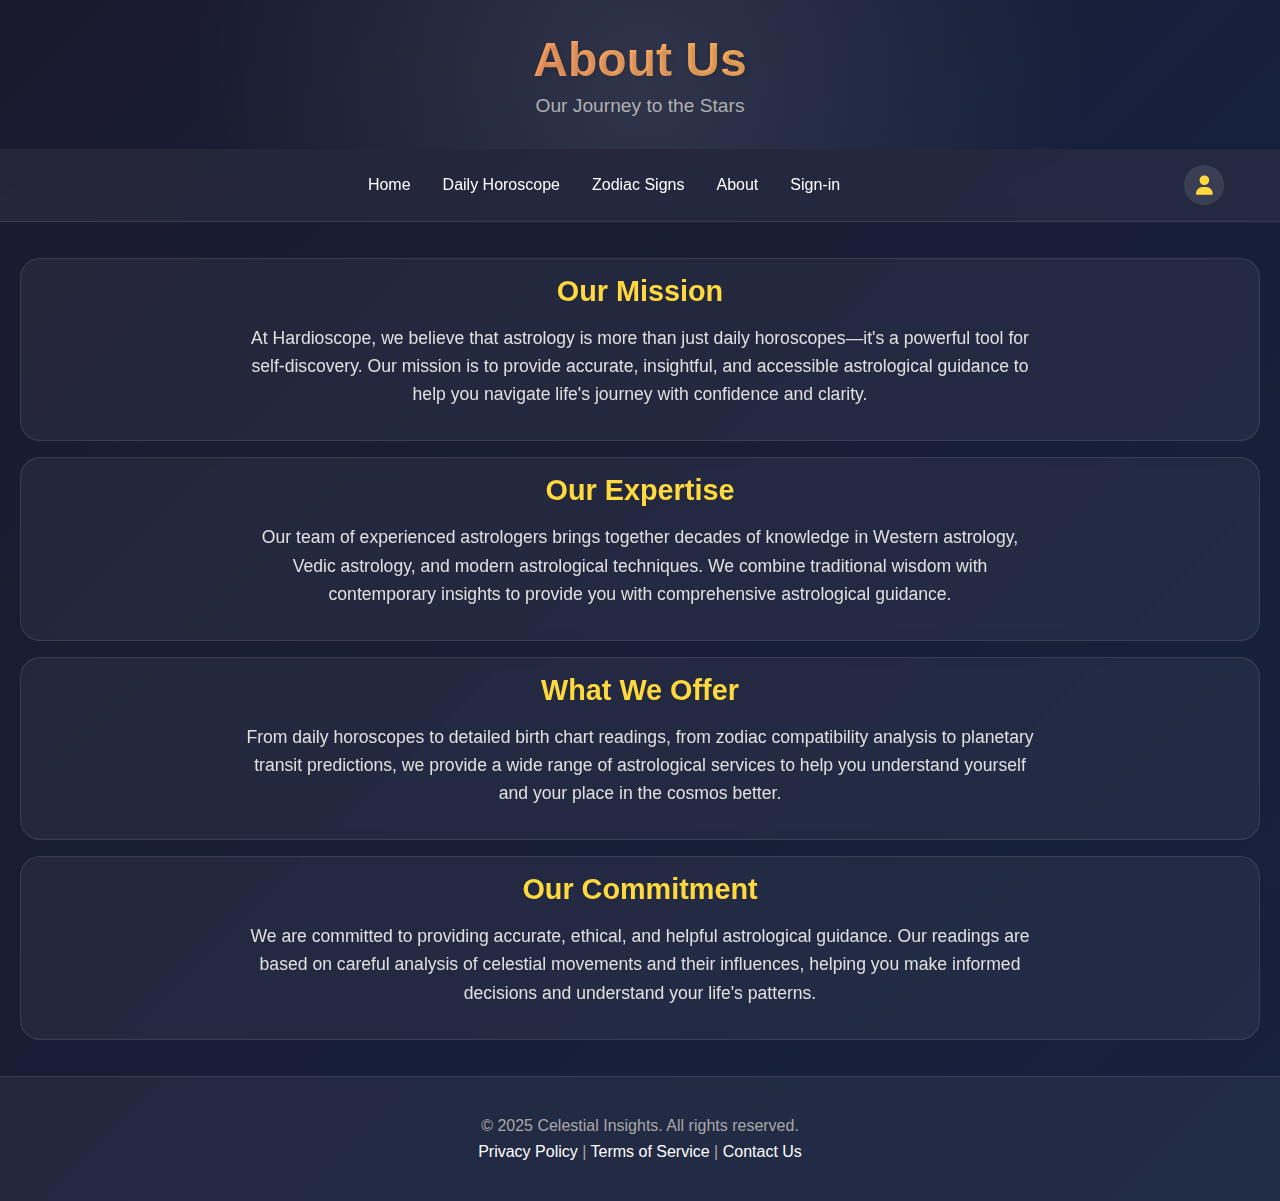
<file: about.html>
<!DOCTYPE html>
<html lang="en">
<head>
    <meta charset="UTF-8">
    <meta name="viewport" content="width=device-width, initial-scale=1.0">
    <title>About Us - Hardioscope</title>
    <link rel="stylesheet" href="styles.css" />
    <link rel="stylesheet" href="https://cdnjs.cloudflare.com/ajax/libs/font-awesome/6.0.0/css/all.min.css" />
</head>
<body>

    <header>
        <h1>About Us</h1>
        <p>Our Journey to the Stars</p>
    </header>

    <nav>
        <div class="nav-container">
            <ul class="nav-links">
                <li><a href="index.html">Home</a></li>
                <li><a href="horoscope.html">Daily Horoscope</a></li>
                <li><a href="zodiac.html">Zodiac Signs</a></li>
                <li><a href="about.html">About</a></li>
                <li><a href="signin.html">Sign-in</a></li>
            </ul>
            <div class="nav-profile">
                <a href="profile.html"><i class="fas fa-user"></i></a>
            </div>
        </div>
    </nav>

    <main>
        <section class="first">
            <div>
                <div class="heading">Our Mission</div>
                <div class="desc">
                    At Hardioscope, we believe that astrology is more than just daily horoscopes—it's a powerful tool for self-discovery. Our mission is to provide accurate, insightful, and accessible astrological guidance to help you navigate life's journey with confidence and clarity.
                </div>
            </div>
        </section>

        <section class="first">
            <div>
                <div class="heading">Our Expertise</div>
                <div class="desc">
                    Our team of experienced astrologers brings together decades of knowledge in Western astrology, Vedic astrology, and modern astrological techniques. We combine traditional wisdom with contemporary insights to provide you with comprehensive astrological guidance.
                </div>
            </div>
        </section>

        <section class="first">
            <div>
                <div class="heading">What We Offer</div>
                <div class="desc">
                    From daily horoscopes to detailed birth chart readings, from zodiac compatibility analysis to planetary transit predictions, we provide a wide range of astrological services to help you understand yourself and your place in the cosmos better.
                </div>
            </div>
        </section>

        <section class="first">
            <div>
                <div class="heading">Our Commitment</div>
                <div class="desc">
                    We are committed to providing accurate, ethical, and helpful astrological guidance. Our readings are based on careful analysis of celestial movements and their influences, helping you make informed decisions and understand your life's patterns.
                </div>
            </div>
        </section>
    </main>

    <footer>
        <div class="footer-content">
            <p>© 2025 Celestial Insights. All rights reserved.</p>
            <p>
                <a href="privacy.html" style="color: white; text-decoration: none">Privacy Policy</a>
                |
                <a href="terms.html" style="color: white; text-decoration: none">Terms of Service</a>
                |
                <a href="contact.html" style="color: white; text-decoration: none">Contact Us</a>
            </p>
        </div>
    </footer>

</body>
</html>
</file>
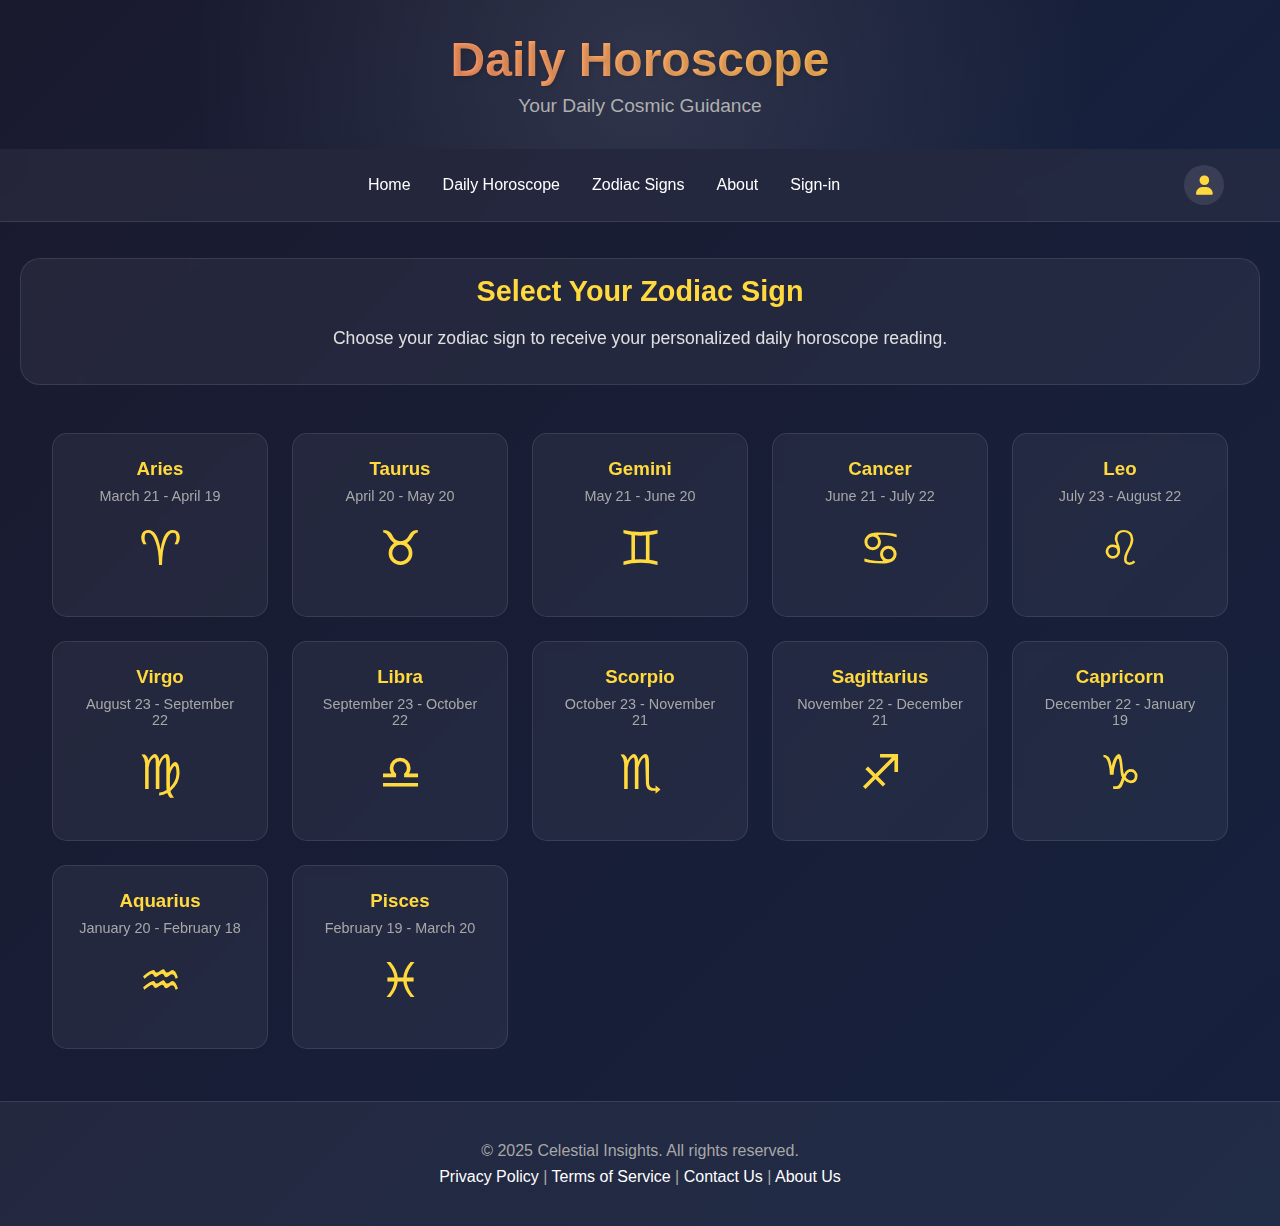
<file: horoscope.html>
<!DOCTYPE html>
<html lang="en">
<head>
    <meta charset="UTF-8">
    <meta name="viewport" content="width=device-width, initial-scale=1.0">
    <title>Daily Horoscope - Hardioscope</title>
    <link rel="stylesheet" href="styles.css" />
    <link rel="stylesheet" href="https://cdnjs.cloudflare.com/ajax/libs/font-awesome/6.0.0/css/all.min.css" />
</head>
<body>
    <header>
        <h1>Daily Horoscope</h1>
        <p>Your Daily Cosmic Guidance</p>
    </header>

    <nav>
        <div class="nav-container">
            <ul class="nav-links">
                <li><a href="index.html">Home</a></li>
                <li><a href="horoscope.html">Daily Horoscope</a></li>
                <li><a href="zodiac.html">Zodiac Signs</a></li>
                <li><a href="about.html">About</a></li>
                <li><a href="signin.html">Sign-in</a></li>
            </ul>
            <div class="nav-profile">
                <a href="profile.html"><i class="fas fa-user"></i></a>
            </div>
        </div>
    </nav>

    <main>
        <section class="first">
            <div>
                <div class="heading">Select Your Zodiac Sign</div>
                <div class="desc">
                    Choose your zodiac sign to receive your personalized daily horoscope reading.
                </div>
            </div>
        </section>

        <div class="zodiac-selector">
            <div class="zodiac-option" data-sign="aries">
                <h3>Aries</h3>
                <p>March 21 - April 19</p>
                <div class="zodiac-symbol">♈︎</div>
            </div>
            <div class="zodiac-option" data-sign="taurus">
                <h3>Taurus</h3>
                <p>April 20 - May 20</p>
                <div class="zodiac-symbol">♉︎</div>
            </div>
            <div class="zodiac-option" data-sign="gemini">
                <h3>Gemini</h3>
                <p>May 21 - June 20</p>
                <div class="zodiac-symbol">♊︎</div>
            </div>
            <div class="zodiac-option" data-sign="cancer">
                <h3>Cancer</h3>
                <p>June 21 - July 22</p>
                <div class="zodiac-symbol">♋︎</div>
            </div>
            <div class="zodiac-option" data-sign="leo">
                <h3>Leo</h3>
                <p>July 23 - August 22</p>
                <div class="zodiac-symbol">♌︎</div>
            </div>
            <div class="zodiac-option" data-sign="virgo">
                <h3>Virgo</h3>
                <p>August 23 - September 22</p>
                <div class="zodiac-symbol">♍︎</div>
            </div>
            <div class="zodiac-option" data-sign="libra">
                <h3>Libra</h3>
                <p>September 23 - October 22</p>
                <div class="zodiac-symbol">♎︎</div>
            </div>
            <div class="zodiac-option" data-sign="scorpio">
                <h3>Scorpio</h3>
                <p>October 23 - November 21</p>
                <div class="zodiac-symbol">♏︎</div>
            </div>
            <div class="zodiac-option" data-sign="sagittarius">
                <h3>Sagittarius</h3>
                <p>November 22 - December 21</p>
                <div class="zodiac-symbol">♐︎</div>
            </div>
            <div class="zodiac-option" data-sign="capricorn">
                <h3>Capricorn</h3>
                <p>December 22 - January 19</p>
                <div class="zodiac-symbol">♑︎</div>
            </div>
            <div class="zodiac-option" data-sign="aquarius">
                <h3>Aquarius</h3>
                <p>January 20 - February 18</p>
                <div class="zodiac-symbol">♒︎</div>
            </div>
            <div class="zodiac-option" data-sign="pisces">
                <h3>Pisces</h3>
                <p>February 19 - March 20</p>
                <div class="zodiac-symbol">♓︎</div>
            </div>
        </div>

        <section class="horoscope-reading" style="display: none;">
            <div>
                <div class="heading">Your Daily Horoscope</div>
                <div class="horoscope-date"></div>
                <div class="horoscope-content">
                    <div class="horoscope-category">
                        <h3>General</h3>
                        <p class="general-reading"></p>
                    </div>
                    <div class="horoscope-category">
                        <h3>Love</h3>
                        <p class="love-reading"></p>
                    </div>
                    <div class="horoscope-category">
                        <h3>Career</h3>
                        <p class="career-reading"></p>
                    </div>
                    <div class="horoscope-category">
                        <h3>Health</h3>
                        <p class="health-reading"></p>
                    </div>
                    <div class="horoscope-category">
                        <h3>Lucky Numbers</h3>
                        <p class="lucky-numbers"></p>
                    </div>
                </div>
            </div>
        </section>
    </main>

    <footer>
        <div class="footer-content">
            <p>© 2025 Celestial Insights. All rights reserved.</p>
            <p>
                <a href="privacy.html" style="color: white; text-decoration: none">Privacy Policy</a>
                |
                <a href="terms.html" style="color: white; text-decoration: none">Terms of Service</a>
                |
                <a href="contact.html" style="color: white; text-decoration: none">Contact Us</a>
                |
                <a href="about.html" style="color: white; text-decoration: none">About Us</a>
            </p>
        </div>
    </footer>

    <script>
        // Horoscope data
        const horoscopes = {
            aries: {
                general: "Today brings exciting opportunities for growth and development. Trust your instincts and take calculated risks.",
                love: "Your charisma is at an all-time high. Express your feelings openly and honestly.",
                career: "A new project or opportunity may present itself. Be ready to showcase your leadership skills.",
                health: "Focus on maintaining a balanced diet and regular exercise routine.",
                luckyNumbers: "3, 7, 12, 21, 28"
            },
            taurus: {
                general: "Focus on stability and maintaining your current course. Avoid unnecessary changes today.",
                love: "Your relationships are in a stable phase. Show appreciation to your loved ones.",
                career: "Your hard work is being recognized. Stay focused on your goals.",
                health: "Take time for relaxation and stress management.",
                luckyNumbers: "2, 6, 11, 15, 24"
            },
            gemini: {
                general: "Your communication skills are heightened today. Share your ideas and connect with others.",
                love: "Express your feelings clearly to avoid misunderstandings.",
                career: "A great day for networking and collaboration.",
                health: "Stay mentally active and engaged.",
                luckyNumbers: "5, 9, 14, 23, 32"
            },
            cancer: {
                general: "Trust your intuition today. Your emotional intelligence is particularly strong.",
                love: "Focus on nurturing your relationships and showing care to loved ones.",
                career: "Your creative ideas are well-received. Trust your instincts.",
                health: "Pay attention to your emotional well-being.",
                luckyNumbers: "4, 8, 13, 22, 31"
            },
            leo: {
                general: "Your natural leadership abilities shine today. Take initiative in group situations.",
                love: "Your charm is irresistible. Be generous with compliments.",
                career: "A perfect day for presentations and public speaking.",
                health: "Stay active and maintain your energy levels.",
                luckyNumbers: "1, 10, 19, 28, 37"
            },
            virgo: {
                general: "Focus on organization and attention to detail. Your analytical skills are sharp.",
                love: "Be patient and understanding in relationships.",
                career: "Your efficiency is at its peak. Tackle complex tasks.",
                health: "Maintain a balanced routine.",
                luckyNumbers: "6, 15, 24, 33, 42"
            },
            libra: {
                general: "Seek balance in all areas of life. Your diplomatic skills are needed.",
                love: "Focus on harmony and compromise in relationships.",
                career: "Your ability to mediate is valuable today.",
                health: "Find balance between activity and rest.",
                luckyNumbers: "7, 16, 25, 34, 43"
            },
            scorpio: {
                general: "Your intuition is particularly strong. Trust your instincts.",
                love: "Deep emotional connections are possible today.",
                career: "Your determination leads to success.",
                health: "Focus on emotional well-being.",
                luckyNumbers: "8, 17, 26, 35, 44"
            },
            sagittarius: {
                general: "Adventure and new experiences await. Stay optimistic.",
                love: "Be open to new connections and experiences.",
                career: "Your enthusiasm is contagious. Share your ideas.",
                health: "Stay active and adventurous.",
                luckyNumbers: "9, 18, 27, 36, 45"
            },
            capricorn: {
                general: "Focus on practical matters and long-term goals.",
                love: "Build stable foundations in relationships.",
                career: "Your dedication leads to recognition.",
                health: "Maintain a disciplined approach to wellness.",
                luckyNumbers: "4, 13, 22, 31, 40"
            },
            aquarius: {
                general: "Your innovative ideas are well-received. Think outside the box.",
                love: "Be open to unconventional approaches in relationships.",
                career: "Your unique perspective is valuable today.",
                health: "Try new wellness approaches.",
                luckyNumbers: "11, 20, 29, 38, 47"
            },
            pisces: {
                general: "Your creativity and intuition are heightened. Trust your inner voice.",
                love: "Express your feelings through creative means.",
                career: "Your artistic abilities shine today.",
                health: "Focus on spiritual and emotional well-being.",
                luckyNumbers: "12, 21, 30, 39, 48"
            }
        };

        // Get current date
        function getCurrentDate() {
            const options = { weekday: 'long', year: 'numeric', month: 'long', day: 'numeric' };
            return new Date().toLocaleDateString('en-US', options);
        }

        // Update horoscope display
        function updateHoroscope(sign) {
            const reading = horoscopes[sign];
            if (reading) {
                document.querySelector('.horoscope-reading').style.display = 'block';
                document.querySelector('.horoscope-date').textContent = getCurrentDate();
                document.querySelector('.general-reading').textContent = reading.general;
                document.querySelector('.love-reading').textContent = reading.love;
                document.querySelector('.career-reading').textContent = reading.career;
                document.querySelector('.health-reading').textContent = reading.health;
                document.querySelector('.lucky-numbers').textContent = reading.luckyNumbers;
                
                // Save the selected sign as preference
                localStorage.setItem('preferredZodiacSign', sign);
                
                // Update selected state of zodiac options
                document.querySelectorAll('.zodiac-option').forEach(option => {
                    option.classList.remove('selected');
                    if (option.getAttribute('data-sign') === sign) {
                        option.classList.add('selected');
                    }
                });
            }
        }

        // Add click event listeners to zodiac options
        document.querySelectorAll('.zodiac-option').forEach(option => {
            option.addEventListener('click', () => {
                const sign = option.getAttribute('data-sign');
                updateHoroscope(sign);
            });
        });

        // Check for saved zodiac sign preference
        const savedSign = localStorage.getItem('preferredZodiacSign');
        if (savedSign) {
            updateHoroscope(savedSign);
        }

        // Update horoscopes daily at midnight
        function checkDailyUpdate() {
            const lastUpdate = localStorage.getItem('lastHoroscopeUpdate');
            const today = new Date().toDateString();
            
            if (lastUpdate !== today) {
                // Here you would typically fetch new horoscopes from an API
                // For now, we'll just update the date
                localStorage.setItem('lastHoroscopeUpdate', today);
                
                // If there's a saved sign, update its horoscope
                const savedSign = localStorage.getItem('preferredZodiacSign');
                if (savedSign) {
                    updateHoroscope(savedSign);
                }
            }
        }

        // Check for daily updates when the page loads
        checkDailyUpdate();
    </script>
</body>
</html>
</file>
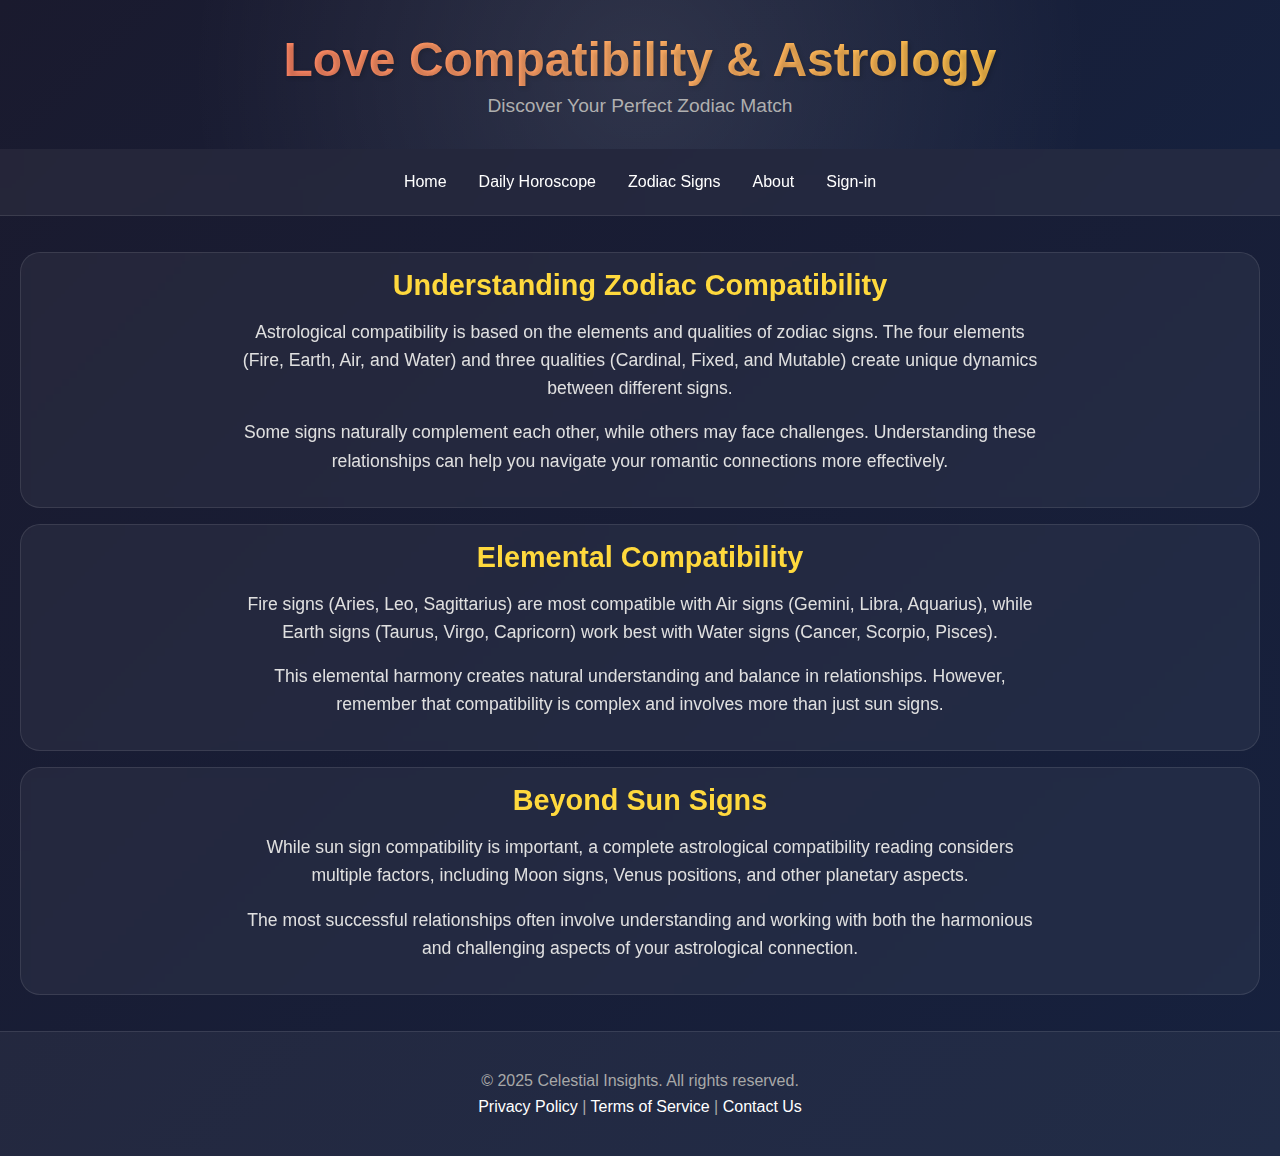
<file: love-compatibility.html>
<!DOCTYPE html>
<html lang="en">
  <head>
    <meta charset="UTF-8" />
    <meta name="viewport" content="width=device-width, initial-scale=1.0" />
    <title>Love Compatibility & Astrology - Hardioscope</title>
    <link rel="stylesheet" href="styles.css" />
  </head>

  <body>
    <header>
      <h1>Love Compatibility & Astrology</h1>
      <p>Discover Your Perfect Zodiac Match</p>
    </header>

    <nav>
      <ul class="nav-links">
        <li><a href="index.html" style="color: white; text-decoration: none">Home</a></li>
        <li><a href="horoscope.html" style="color: white; text-decoration: none">Daily Horoscope</a></li>
        <li><a href="zodiac.html" style="color: white; text-decoration: none">Zodiac Signs</a></li>
        <li><a href="about.html" style="color: white; text-decoration: none">About</a></li>
        <li><a href="signin.html" style="color: white; text-decoration: none">Sign-in</a></li>
      </ul>
    </nav>

    <main>
      <section class="first">
        <div>
          <div class="heading">Understanding Zodiac Compatibility</div>
          <div class="desc">
            Astrological compatibility is based on the elements and qualities of zodiac signs. The four elements (Fire, Earth, Air, and Water) and three qualities (Cardinal, Fixed, and Mutable) create unique dynamics between different signs.
          </div>
          <div class="desc">
            Some signs naturally complement each other, while others may face challenges. Understanding these relationships can help you navigate your romantic connections more effectively.
          </div>
        </div>
      </section>

      <section class="first">
        <div>
          <div class="heading">Elemental Compatibility</div>
          <div class="desc">
            Fire signs (Aries, Leo, Sagittarius) are most compatible with Air signs (Gemini, Libra, Aquarius), while Earth signs (Taurus, Virgo, Capricorn) work best with Water signs (Cancer, Scorpio, Pisces).
          </div>
          <div class="desc">
            This elemental harmony creates natural understanding and balance in relationships. However, remember that compatibility is complex and involves more than just sun signs.
          </div>
        </div>
      </section>

      <section class="first">
        <div>
          <div class="heading">Beyond Sun Signs</div>
          <div class="desc">
            While sun sign compatibility is important, a complete astrological compatibility reading considers multiple factors, including Moon signs, Venus positions, and other planetary aspects.
          </div>
          <div class="desc">
            The most successful relationships often involve understanding and working with both the harmonious and challenging aspects of your astrological connection.
          </div>
        </div>
      </section>
    </main>

    <footer>
      <div class="footer-content">
        <p>© 2025 Celestial Insights. All rights reserved.</p>
        <p>
          <a href="privacy.html" style="color: white; text-decoration: none">Privacy Policy</a>
          |
          <a href="terms.html" style="color: white; text-decoration: none">Terms of Service</a>
          |
          <a href="contact.html" style="color: white; text-decoration: none">Contact Us</a>
        </p>
      </div>
    </footer>
  </body>
</html>
</file>
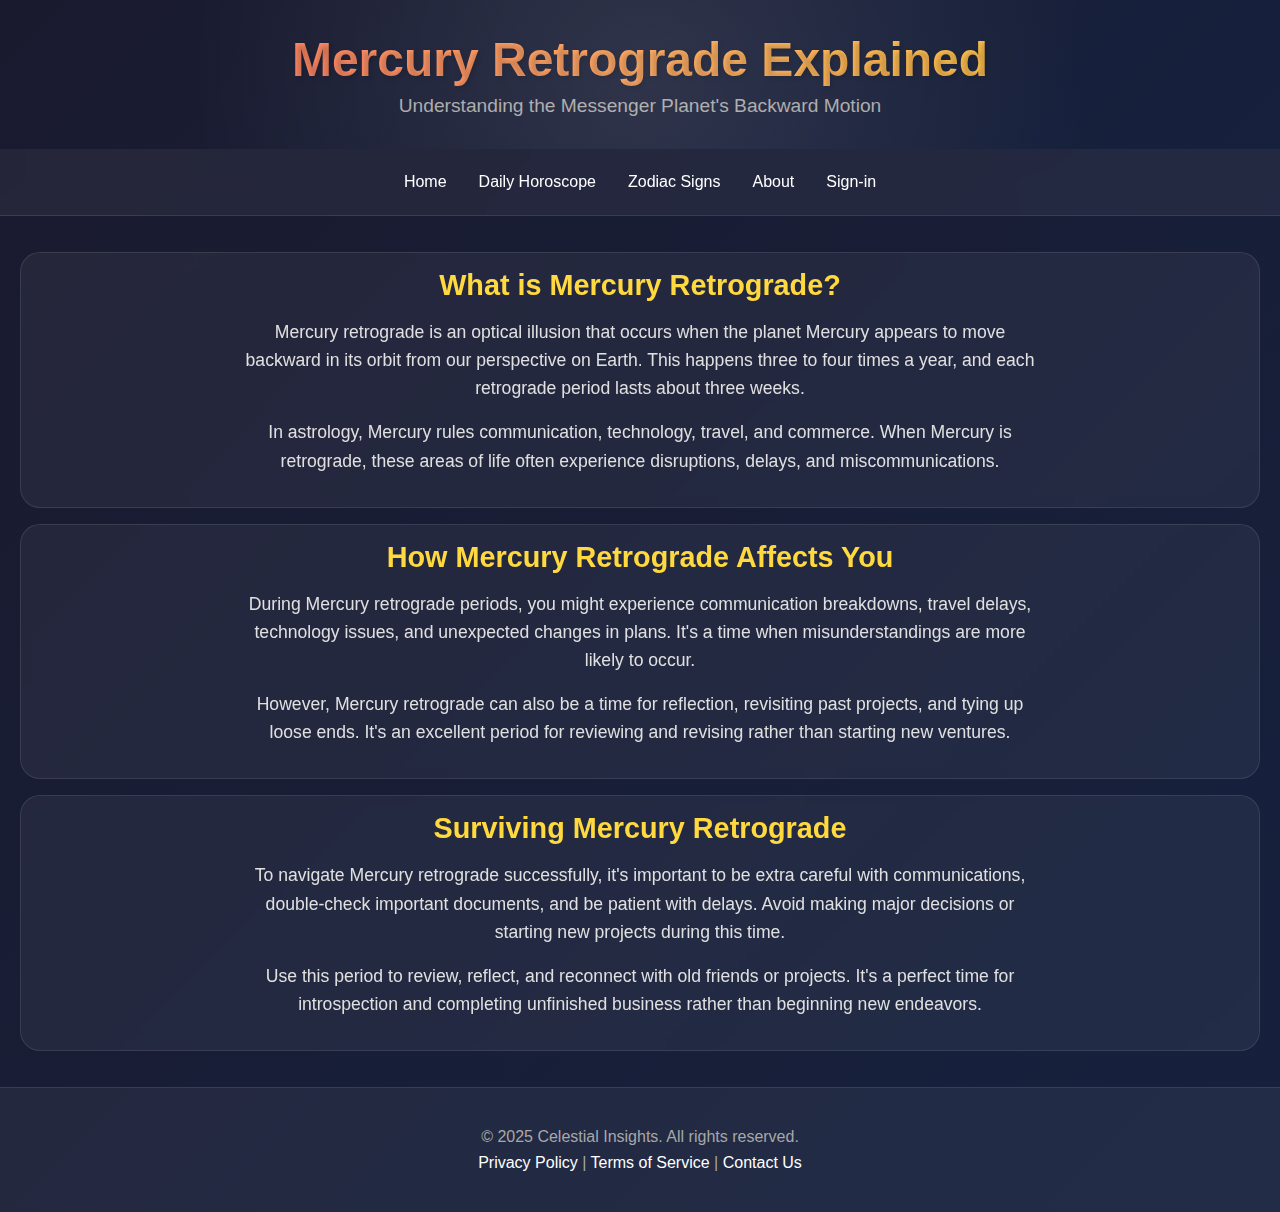
<file: mercury-retrograde.html>
<!DOCTYPE html>
<html lang="en">
  <head>
    <meta charset="UTF-8" />
    <meta name="viewport" content="width=device-width, initial-scale=1.0" />
    <title>Mercury Retrograde Explained - Hardioscope</title>
    <link rel="stylesheet" href="styles.css" />
  </head>

  <body>
    <header>
      <h1>Mercury Retrograde Explained</h1>
      <p>Understanding the Messenger Planet's Backward Motion</p>
    </header>

    <nav>
      <ul class="nav-links">
        <li><a href="index.html" style="color: white; text-decoration: none">Home</a></li>
        <li><a href="horoscope.html" style="color: white; text-decoration: none">Daily Horoscope</a></li>
        <li><a href="zodiac.html" style="color: white; text-decoration: none">Zodiac Signs</a></li>
        <li><a href="about.html" style="color: white; text-decoration: none">About</a></li>
        <li><a href="signin.html" style="color: white; text-decoration: none">Sign-in</a></li>
      </ul>
    </nav>

    <main>
      <section class="first">
        <div>
          <div class="heading">What is Mercury Retrograde?</div>
          <div class="desc">
            Mercury retrograde is an optical illusion that occurs when the planet Mercury appears to move backward in its orbit from our perspective on Earth. This happens three to four times a year, and each retrograde period lasts about three weeks.
          </div>
          <div class="desc">
            In astrology, Mercury rules communication, technology, travel, and commerce. When Mercury is retrograde, these areas of life often experience disruptions, delays, and miscommunications.
          </div>
        </div>
      </section>

      <section class="first">
        <div>
          <div class="heading">How Mercury Retrograde Affects You</div>
          <div class="desc">
            During Mercury retrograde periods, you might experience communication breakdowns, travel delays, technology issues, and unexpected changes in plans. It's a time when misunderstandings are more likely to occur.
          </div>
          <div class="desc">
            However, Mercury retrograde can also be a time for reflection, revisiting past projects, and tying up loose ends. It's an excellent period for reviewing and revising rather than starting new ventures.
          </div>
        </div>
      </section>

      <section class="first">
        <div>
          <div class="heading">Surviving Mercury Retrograde</div>
          <div class="desc">
            To navigate Mercury retrograde successfully, it's important to be extra careful with communications, double-check important documents, and be patient with delays. Avoid making major decisions or starting new projects during this time.
          </div>
          <div class="desc">
            Use this period to review, reflect, and reconnect with old friends or projects. It's a perfect time for introspection and completing unfinished business rather than beginning new endeavors.
          </div>
        </div>
      </section>
    </main>

    <footer>
      <div class="footer-content">
        <p>© 2025 Celestial Insights. All rights reserved.</p>
        <p>
          <a href="privacy.html" style="color: white; text-decoration: none">Privacy Policy</a>
          |
          <a href="terms.html" style="color: white; text-decoration: none">Terms of Service</a>
          |
          <a href="contact.html" style="color: white; text-decoration: none">Contact Us</a>
        </p>
      </div>
    </footer>
  </body>
</html>
</file>
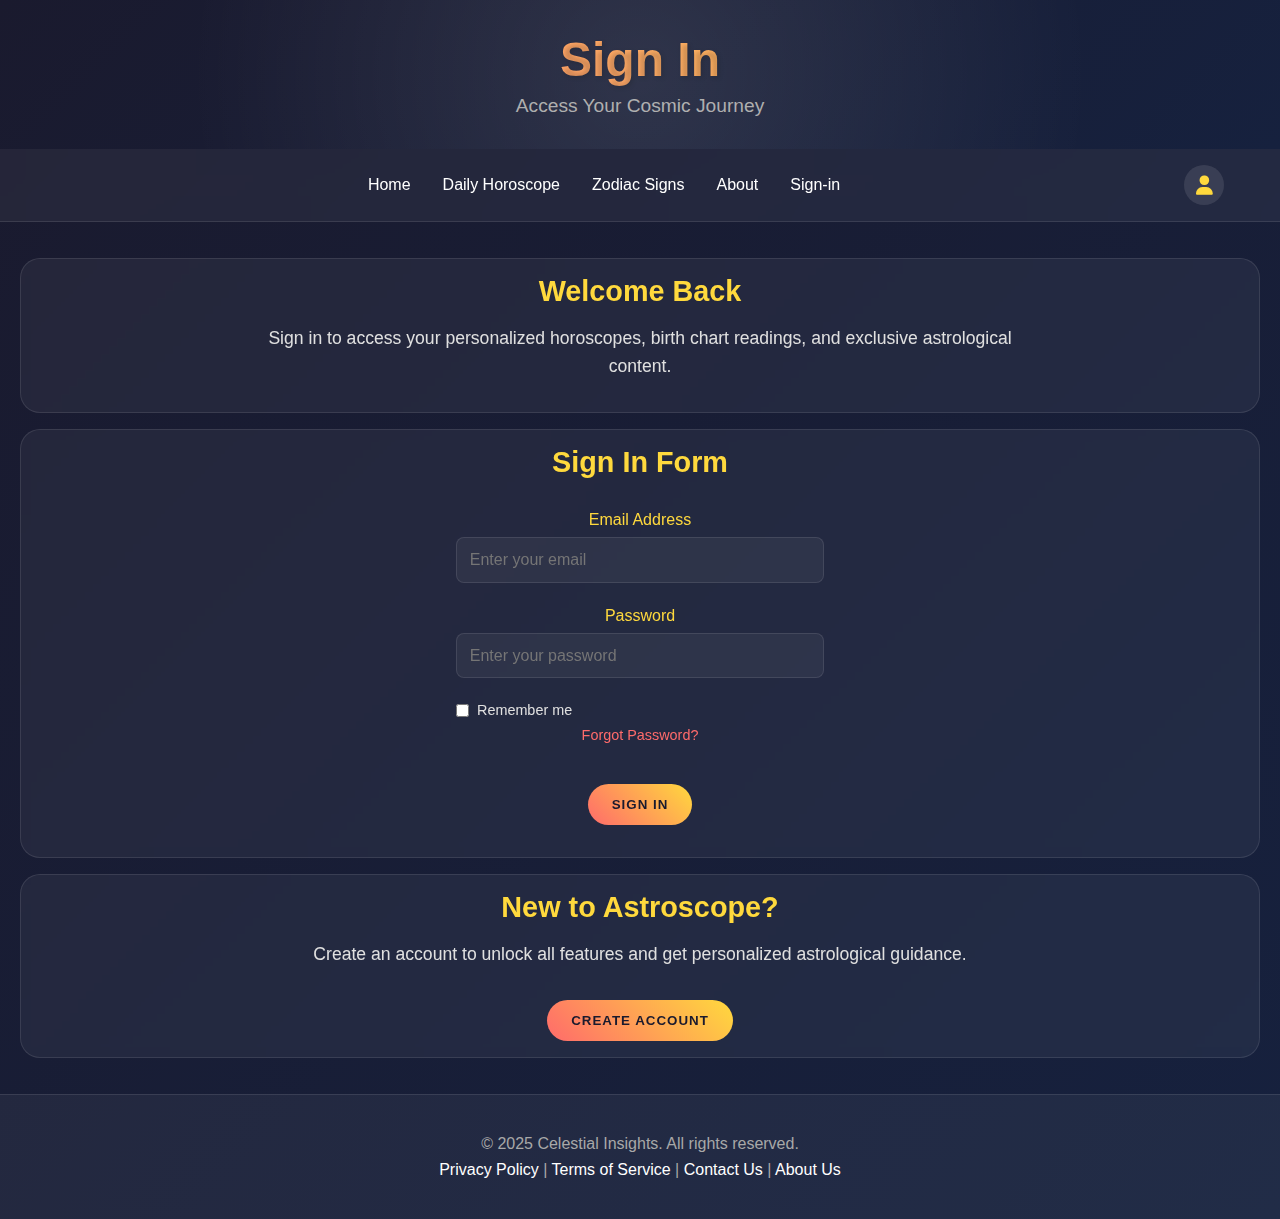
<file: profile.html>
<!DOCTYPE html>
<html lang="en">
<head>
    <meta charset="UTF-8">
    <meta name="viewport" content="width=device-width, initial-scale=1.0">
    <title>Profile - Hardioscope</title>
    <link rel="stylesheet" href="styles.css" />
    <link rel="stylesheet" href="https://cdnjs.cloudflare.com/ajax/libs/font-awesome/6.0.0/css/all.min.css" />
</head>
<body>
    <header>
        <h1>Your Profile</h1>
        <p>Manage Your Astrological Journey</p>
    </header>

    <nav>
        <div class="nav-container">
            <ul class="nav-links">
                <li><a href="index.html">Home</a></li>
                <li><a href="horoscope.html">Daily Horoscope</a></li>
                <li><a href="zodiac.html">Zodiac Signs</a></li>
                <li><a href="about.html">About</a></li>
                <li><a href="signin.html">Sign-in</a></li>
            </ul>
            <div class="nav-profile">
                <a href="profile.html"><i class="fas fa-user"></i></a>
            </div>
        </div>
    </nav>

    <main>
        <section class="first">
            <div>
                <div class="heading">Your Profile Information</div>
                <div class="profile-container">
                    <div class="profile-section">
                        <h3>Personal Information</h3>
                        <div class="profile-info">
                            <p><strong>Name:</strong> <span id="userName">Loading...</span></p>
                            <p><strong>Email:</strong> <span id="userEmail">Loading...</span></p>
                            <p><strong>Birth Date:</strong> <span id="userBirthDate">Loading...</span></p>
                            <p><strong>Zodiac Sign:</strong> <span id="userZodiac">Loading...</span></p>
                        </div>
                    </div>
                    <div class="profile-section">
                        <h3>Saved Readings</h3>
                        <div class="saved-readings">
                            <div class="reading-card">
                                <h4>Daily Horoscope</h4>
                                <p id="dailyHoroscope">Loading...</p>
                            </div>
                            <div class="reading-card">
                                <h4>Birth Chart</h4>
                                <p id="birthChart">Loading...</p>
                            </div>
                        </div>
                    </div>
                </div>
                <div class="profile-actions">
                    <button class="button-learn" onclick="editProfile()">Edit Profile</button>
                    <button class="button-learn" onclick="changePassword()">Change Password</button>
                    <button class="button-learn" onclick="logout()">Logout</button>
                </div>
            </div>
        </section>
    </main>

    <footer>
        <div class="footer-content">
            <p>© 2025 Celestial Insights. All rights reserved.</p>
            <p>
                <a href="privacy.html" style="color: white; text-decoration: none">Privacy Policy</a>
                |
                <a href="terms.html" style="color: white; text-decoration: none">Terms of Service</a>
                |
                <a href="contact.html" style="color: white; text-decoration: none">Contact Us</a>
                |
                <a href="about.html" style="color: white; text-decoration: none">About Us</a>
            </p>
        </div>
    </footer>

    <script>
        // Check if user is logged in
        function checkLogin() {
            const userData = localStorage.getItem('userData');
            if (!userData) {
                window.location.href = 'signin.html';
                return;
            }
            return JSON.parse(userData);
        }

        // Load user data
        function loadUserData() {
            const userData = checkLogin();
            if (userData) {
                document.getElementById('userName').textContent = userData.name;
                document.getElementById('userEmail').textContent = userData.email;
                document.getElementById('userBirthDate').textContent = userData.birthDate;
                document.getElementById('userZodiac').textContent = userData.zodiacSign;
                
                // Load saved readings
                const savedReadings = localStorage.getItem('savedReadings');
                if (savedReadings) {
                    const readings = JSON.parse(savedReadings);
                    document.getElementById('dailyHoroscope').textContent = readings.dailyHoroscope || 'No saved horoscope';
                    document.getElementById('birthChart').textContent = readings.birthChart || 'No saved birth chart';
                }
            }
        }

        // Profile actions
        function editProfile() {
            // Implement edit profile functionality
            alert('Edit profile feature coming soon!');
        }

        function changePassword() {
            // Implement change password functionality
            alert('Change password feature coming soon!');
        }

        function logout() {
            localStorage.removeItem('userData');
            window.location.href = 'signin.html';
        }

        // Load data when page loads
        window.onload = loadUserData;
    </script>
</body>
</html>
</file>
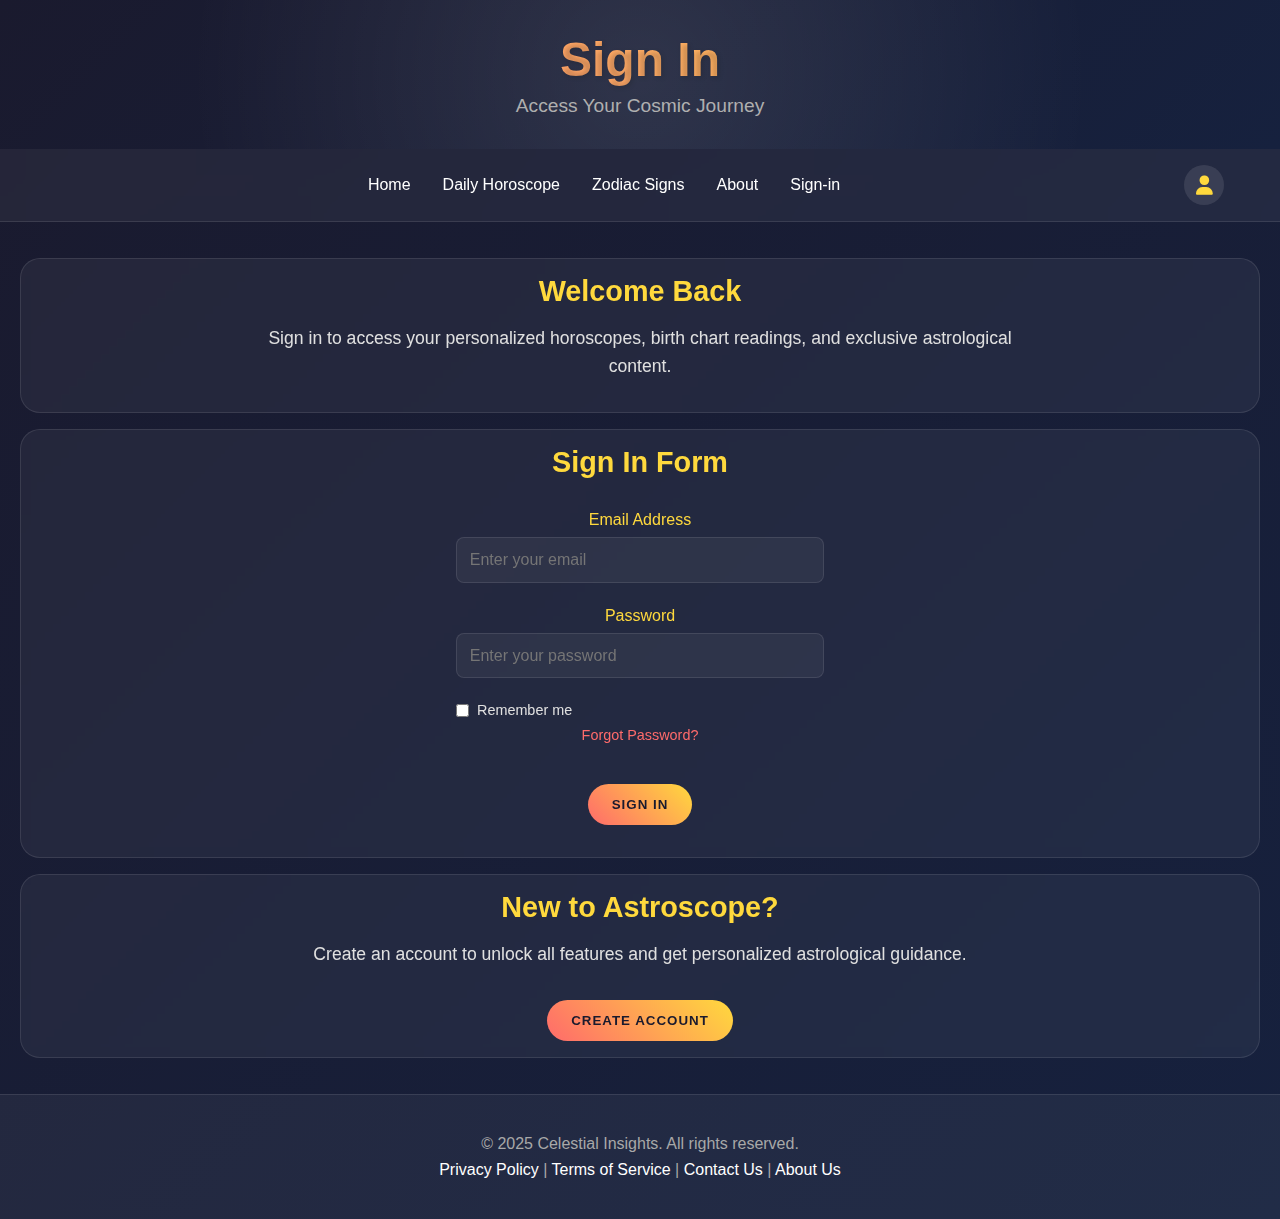
<file: signin.html>
<!DOCTYPE html>
<html lang="en">
<head>
    <meta charset="UTF-8">
    <meta name="viewport" content="width=device-width, initial-scale=1.0">
    <title>Sign In - Hardioscope</title>
    <link rel="stylesheet" href="styles.css" />
    <link rel="stylesheet" href="https://cdnjs.cloudflare.com/ajax/libs/font-awesome/6.0.0/css/all.min.css" />
</head>
<body>
    <header>
        <h1>Sign In</h1>
        <p>Access Your Cosmic Journey</p>
    </header>

    <nav>
        <div class="nav-container">
            <ul class="nav-links">
                <li><a href="index.html">Home</a></li>
                <li><a href="horoscope.html">Daily Horoscope</a></li>
                <li><a href="zodiac.html">Zodiac Signs</a></li>
                <li><a href="about.html">About</a></li>
                <li><a href="signin.html">Sign-in</a></li>
            </ul>
            <div class="nav-profile">
                <a href="profile.html"><i class="fas fa-user"></i></a>
            </div>
        </div>
    </nav>

    <main>
        <section class="first">
            <div>
                <div class="heading">Welcome Back</div>
                <div class="desc">
                    Sign in to access your personalized horoscopes, birth chart readings, and exclusive astrological content.
                </div>
            </div>
        </section>

        <section class="first">
            <div>
                <div class="heading">Sign In Form</div>
                <form class="signin-form" id="signinForm">
                    <div class="form-group">
                        <label for="email">Email Address</label>
                        <input type="email" id="email" name="email" required placeholder="Enter your email">
                    </div>
                    <div class="form-group">
                        <label for="password">Password</label>
                        <input type="password" id="password" name="password" required placeholder="Enter your password">
                    </div>
                    <div class="form-group">
                        <label class="checkbox">
                            <input type="checkbox" name="remember" id="remember">
                            Remember me
                        </label>
                        <a href="#" class="forgot-password">Forgot Password?</a>
                    </div>
                    <button type="submit" class="button-learn">Sign In</button>
                </form>
            </div>
        </section>

        <section class="first">
            <div>
                <div class="heading">New to Astroscope?</div>
                <div class="desc">
                    Create an account to unlock all features and get personalized astrological guidance.
                </div>
                <button class="button-learn" onclick="showSignupForm()">Create Account</button>
            </div>
        </section>

        <!-- Sign Up Form (Hidden by default) -->
        <section class="first" id="signupSection" style="display: none;">
            <div>
                <div class="heading">Create Your Account</div>
                <form class="signin-form" id="signupForm">
                    <div class="form-group">
                        <label for="name">Full Name</label>
                        <input type="text" id="name" name="name" required placeholder="Enter your full name">
                    </div>
                    <div class="form-group">
                        <label for="signupEmail">Email Address</label>
                        <input type="email" id="signupEmail" name="email" required placeholder="Enter your email">
                    </div>
                    <div class="form-group">
                        <label for="signupPassword">Password</label>
                        <input type="password" id="signupPassword" name="password" required placeholder="Create a password">
                    </div>
                    <div class="form-group">
                        <label for="birthDate">Birth Date</label>
                        <input type="date" id="birthDate" name="birthDate" required>
                    </div>
                    <button type="submit" class="button-learn">Create Account</button>
                    <button type="button" class="button-learn" onclick="hideSignupForm()">Back to Sign In</button>
                </form>
            </div>
        </section>
    </main>

    <footer>
        <div class="footer-content">
            <p>© 2025 Celestial Insights. All rights reserved.</p>
            <p>
                <a href="privacy.html" style="color: white; text-decoration: none">Privacy Policy</a>
                |
                <a href="terms.html" style="color: white; text-decoration: none">Terms of Service</a>
                |
                <a href="contact.html" style="color: white; text-decoration: none">Contact Us</a>
                |
                <a href="about.html" style="color: white; text-decoration: none">About Us</a>
            </p>
        </div>
    </footer>

    <script>
        // Check if user is already logged in
        window.onload = function() {
            const userData = localStorage.getItem('userData');
            if (userData) {
                window.location.href = 'profile.html';
            }
        };

        // Handle sign in form submission
        document.getElementById('signinForm').addEventListener('submit', function(e) {
            e.preventDefault();
            const email = document.getElementById('email').value;
            const password = document.getElementById('password').value;
            const remember = document.getElementById('remember').checked;

            // Get users from localStorage
            const users = JSON.parse(localStorage.getItem('users') || '[]');
            const user = users.find(u => u.email === email && u.password === password);

            if (user) {
                // Store user data in session
                const userData = {
                    name: user.name,
                    email: user.email,
                    birthDate: user.birthDate,
                    zodiacSign: user.zodiacSign
                };

                if (remember) {
                    localStorage.setItem('userData', JSON.stringify(userData));
                } else {
                    sessionStorage.setItem('userData', JSON.stringify(userData));
                }

                window.location.href = 'profile.html';
            } else {
                alert('Invalid email or password');
            }
        });

        // Handle sign up form submission
        document.getElementById('signupForm').addEventListener('submit', function(e) {
            e.preventDefault();
            const name = document.getElementById('name').value;
            const email = document.getElementById('signupEmail').value;
            const password = document.getElementById('signupPassword').value;
            const birthDate = document.getElementById('birthDate').value;

            // Get users from localStorage
            const users = JSON.parse(localStorage.getItem('users') || '[]');

            // Check if email already exists
            if (users.some(u => u.email === email)) {
                alert('Email already registered');
                return;
            }

            // Calculate zodiac sign based on birth date
            const zodiacSign = calculateZodiacSign(new Date(birthDate));

            // Create new user
            const newUser = {
                name,
                email,
                password,
                birthDate,
                zodiacSign
            };

            // Add user to users array
            users.push(newUser);
            localStorage.setItem('users', JSON.stringify(users));

            // Store user data in session
            const userData = {
                name,
                email,
                birthDate,
                zodiacSign
            };
            localStorage.setItem('userData', JSON.stringify(userData));

            window.location.href = 'profile.html';
        });

        // Calculate zodiac sign based on birth date
        function calculateZodiacSign(birthDate) {
            const month = birthDate.getMonth() + 1;
            const day = birthDate.getDate();

            if ((month === 3 && day >= 21) || (month === 4 && day <= 19)) return 'Aries';
            if ((month === 4 && day >= 20) || (month === 5 && day <= 20)) return 'Taurus';
            if ((month === 5 && day >= 21) || (month === 6 && day <= 20)) return 'Gemini';
            if ((month === 6 && day >= 21) || (month === 7 && day <= 22)) return 'Cancer';
            if ((month === 7 && day >= 23) || (month === 8 && day <= 22)) return 'Leo';
            if ((month === 8 && day >= 23) || (month === 9 && day <= 22)) return 'Virgo';
            if ((month === 9 && day >= 23) || (month === 10 && day <= 22)) return 'Libra';
            if ((month === 10 && day >= 23) || (month === 11 && day <= 21)) return 'Scorpio';
            if ((month === 11 && day >= 22) || (month === 12 && day <= 21)) return 'Sagittarius';
            if ((month === 12 && day >= 22) || (month === 1 && day <= 19)) return 'Capricorn';
            if ((month === 1 && day >= 20) || (month === 2 && day <= 18)) return 'Aquarius';
            return 'Pisces';
        }

        // Show/hide signup form
        function showSignupForm() {
            document.getElementById('signupSection').style.display = 'block';
        }

        function hideSignupForm() {
            document.getElementById('signupSection').style.display = 'none';
        }
    </script>
</body>
</html>
</file>
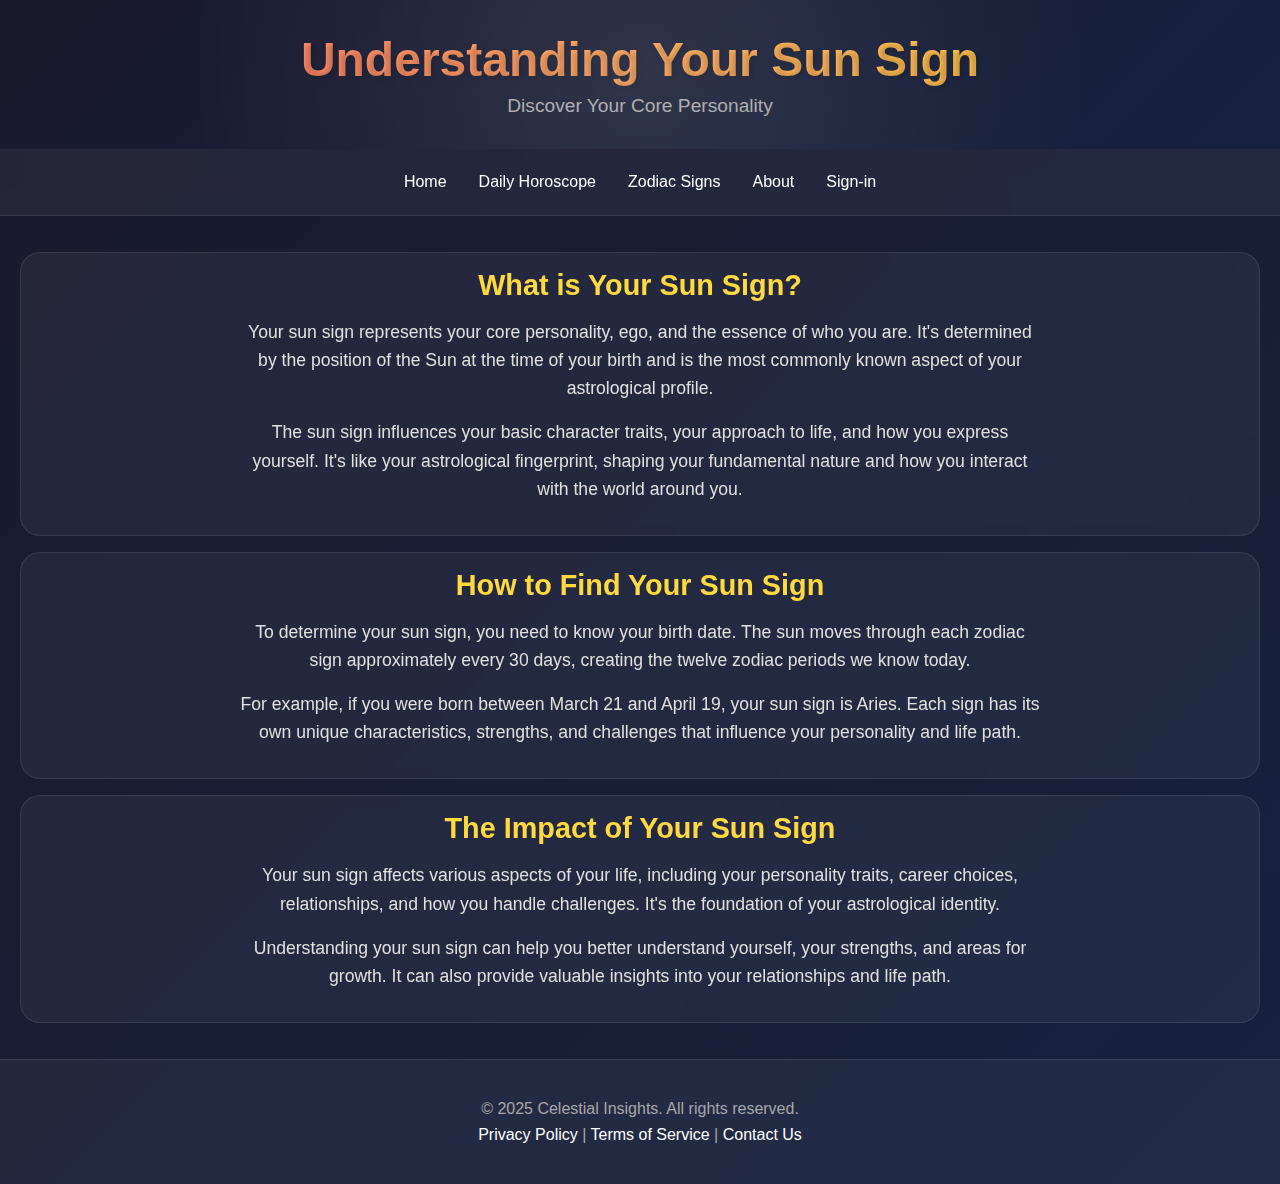
<file: sun-sign.html>
<!DOCTYPE html>
<html lang="en">
  <head>
    <meta charset="UTF-8" />
    <meta name="viewport" content="width=device-width, initial-scale=1.0" />
    <title>Understanding Your Sun Sign - Hardioscope</title>
    <link rel="stylesheet" href="styles.css" />
  </head>

  <body>
    <header>
      <h1>Understanding Your Sun Sign</h1>
      <p>Discover Your Core Personality</p>
    </header>

    <nav>
      <ul class="nav-links">
        <li><a href="index.html" style="color: white; text-decoration: none">Home</a></li>
        <li><a href="horoscope.html" style="color: white; text-decoration: none">Daily Horoscope</a></li>
        <li><a href="zodiac.html" style="color: white; text-decoration: none">Zodiac Signs</a></li>
        <li><a href="about.html" style="color: white; text-decoration: none">About</a></li>
        <li><a href="signin.html" style="color: white; text-decoration: none">Sign-in</a></li>
      </ul>
    </nav>

    <main>
      <section class="first">
        <div>
          <div class="heading">What is Your Sun Sign?</div>
          <div class="desc">
            Your sun sign represents your core personality, ego, and the essence of who you are. It's determined by the position of the Sun at the time of your birth and is the most commonly known aspect of your astrological profile.
          </div>
          <div class="desc">
            The sun sign influences your basic character traits, your approach to life, and how you express yourself. It's like your astrological fingerprint, shaping your fundamental nature and how you interact with the world around you.
          </div>
        </div>
      </section>

      <section class="first">
        <div>
          <div class="heading">How to Find Your Sun Sign</div>
          <div class="desc">
            To determine your sun sign, you need to know your birth date. The sun moves through each zodiac sign approximately every 30 days, creating the twelve zodiac periods we know today.
          </div>
          <div class="desc">
            For example, if you were born between March 21 and April 19, your sun sign is Aries. Each sign has its own unique characteristics, strengths, and challenges that influence your personality and life path.
          </div>
        </div>
      </section>

      <section class="first">
        <div>
          <div class="heading">The Impact of Your Sun Sign</div>
          <div class="desc">
            Your sun sign affects various aspects of your life, including your personality traits, career choices, relationships, and how you handle challenges. It's the foundation of your astrological identity.
          </div>
          <div class="desc">
            Understanding your sun sign can help you better understand yourself, your strengths, and areas for growth. It can also provide valuable insights into your relationships and life path.
          </div>
        </div>
      </section>
    </main>

    <footer>
      <div class="footer-content">
        <p>© 2025 Celestial Insights. All rights reserved.</p>
        <p>
          <a href="privacy.html" style="color: white; text-decoration: none">Privacy Policy</a>
          |
          <a href="terms.html" style="color: white; text-decoration: none">Terms of Service</a>
          |
          <a href="contact.html" style="color: white; text-decoration: none">Contact Us</a>
        </p>
      </div>
    </footer>
  </body>
</html>
</file>
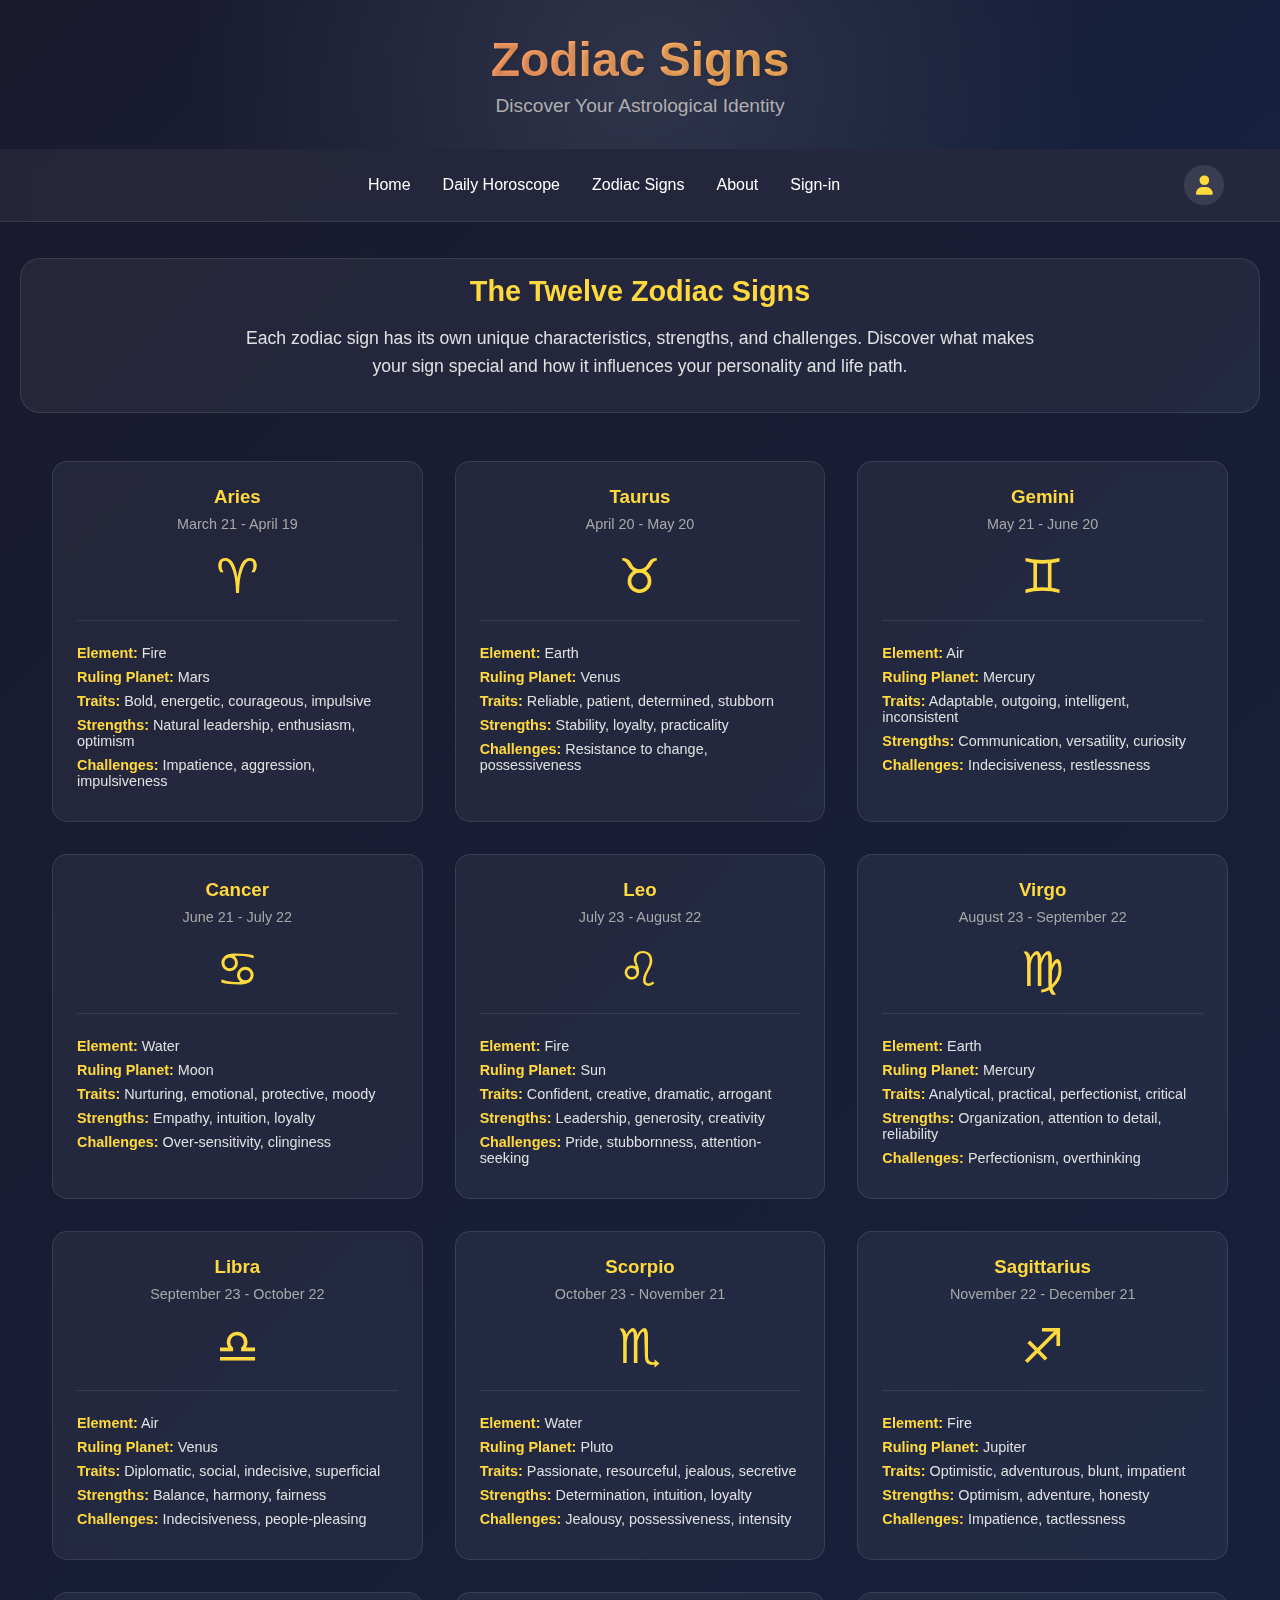
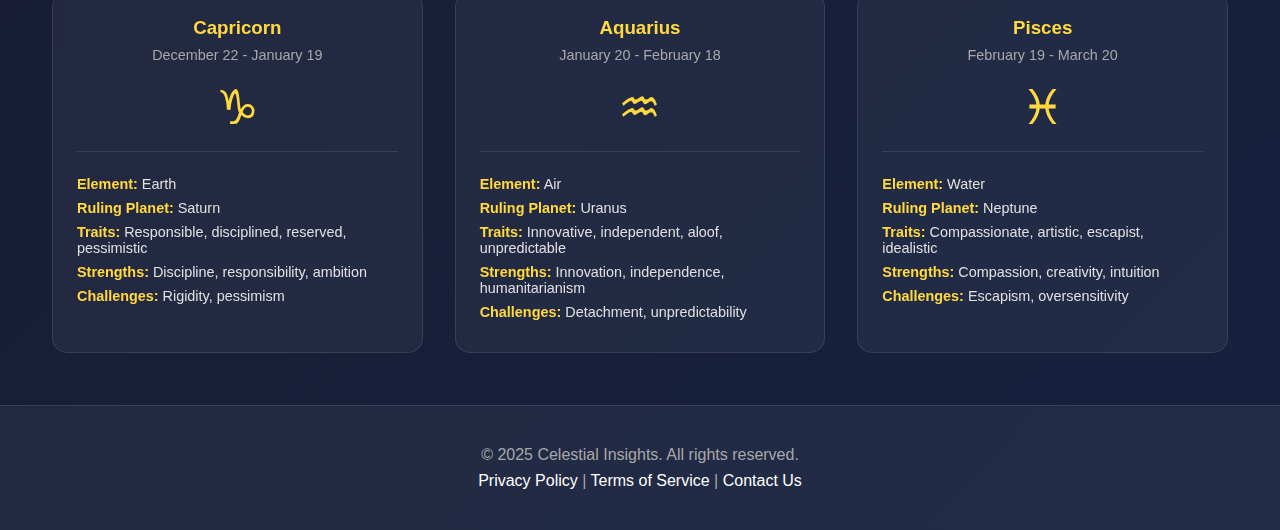
<file: zodiac.html>
<!DOCTYPE html>
<html lang="en">
  <head>
    <meta charset="UTF-8" />
    <meta name="viewport" content="width=device-width, initial-scale=1.0" />
    <title>Zodiac Signs - Hardioscope</title>
    <link rel="stylesheet" href="styles.css" />
    <link rel="stylesheet" href="https://cdnjs.cloudflare.com/ajax/libs/font-awesome/6.0.0/css/all.min.css" />
  </head>

  <body>
    <header>
      <h1>Zodiac Signs</h1>
      <p>Discover Your Astrological Identity</p>
    </header>

    <nav>
      <div class="nav-container">
        <ul class="nav-links">
          <li><a href="index.html">Home</a></li>
          <li><a href="horoscope.html">Daily Horoscope</a></li>
          <li><a href="zodiac.html">Zodiac Signs</a></li>
          <li><a href="about.html">About</a></li>
          <li><a href="signin.html">Sign-in</a></li>
        </ul>
        <div class="nav-profile">
          <a href="profile.html"><i class="fas fa-user"></i></a>
        </div>
      </div>
    </nav>

    <main>
      <section class="first">
        <div>
          <div class="heading">The Twelve Zodiac Signs</div>
          <div class="desc">
            Each zodiac sign has its own unique characteristics, strengths, and challenges. Discover what makes your sign special and how it influences your personality and life path.
          </div>
        </div>
      </section>

      <div class="zodiac-grid">
        <div class="zodiac-card">
          <h3>Aries</h3>
          <p>March 21 - April 19</p>
          <div class="zodiac-symbol">♈︎</div>
          <div class="zodiac-details">
            <p><strong>Element:</strong> Fire</p>
            <p><strong>Ruling Planet:</strong> Mars</p>
            <p><strong>Traits:</strong> Bold, energetic, courageous, impulsive</p>
            <p><strong>Strengths:</strong> Natural leadership, enthusiasm, optimism</p>
            <p><strong>Challenges:</strong> Impatience, aggression, impulsiveness</p>
          </div>
        </div>

        <div class="zodiac-card">
          <h3>Taurus</h3>
          <p>April 20 - May 20</p>
          <div class="zodiac-symbol">♉︎</div>
          <div class="zodiac-details">
            <p><strong>Element:</strong> Earth</p>
            <p><strong>Ruling Planet:</strong> Venus</p>
            <p><strong>Traits:</strong> Reliable, patient, determined, stubborn</p>
            <p><strong>Strengths:</strong> Stability, loyalty, practicality</p>
            <p><strong>Challenges:</strong> Resistance to change, possessiveness</p>
          </div>
        </div>

        <div class="zodiac-card">
          <h3>Gemini</h3>
          <p>May 21 - June 20</p>
          <div class="zodiac-symbol">♊︎</div>
          <div class="zodiac-details">
            <p><strong>Element:</strong> Air</p>
            <p><strong>Ruling Planet:</strong> Mercury</p>
            <p><strong>Traits:</strong> Adaptable, outgoing, intelligent, inconsistent</p>
            <p><strong>Strengths:</strong> Communication, versatility, curiosity</p>
            <p><strong>Challenges:</strong> Indecisiveness, restlessness</p>
          </div>
        </div>

        <div class="zodiac-card">
          <h3>Cancer</h3>
          <p>June 21 - July 22</p>
          <div class="zodiac-symbol">♋︎</div>
          <div class="zodiac-details">
            <p><strong>Element:</strong> Water</p>
            <p><strong>Ruling Planet:</strong> Moon</p>
            <p><strong>Traits:</strong> Nurturing, emotional, protective, moody</p>
            <p><strong>Strengths:</strong> Empathy, intuition, loyalty</p>
            <p><strong>Challenges:</strong> Over-sensitivity, clinginess</p>
          </div>
        </div>

        <div class="zodiac-card">
          <h3>Leo</h3>
          <p>July 23 - August 22</p>
          <div class="zodiac-symbol">♌︎</div>
          <div class="zodiac-details">
            <p><strong>Element:</strong> Fire</p>
            <p><strong>Ruling Planet:</strong> Sun</p>
            <p><strong>Traits:</strong> Confident, creative, dramatic, arrogant</p>
            <p><strong>Strengths:</strong> Leadership, generosity, creativity</p>
            <p><strong>Challenges:</strong> Pride, stubbornness, attention-seeking</p>
          </div>
        </div>

        <div class="zodiac-card">
          <h3>Virgo</h3>
          <p>August 23 - September 22</p>
          <div class="zodiac-symbol">♍︎</div>
          <div class="zodiac-details">
            <p><strong>Element:</strong> Earth</p>
            <p><strong>Ruling Planet:</strong> Mercury</p>
            <p><strong>Traits:</strong> Analytical, practical, perfectionist, critical</p>
            <p><strong>Strengths:</strong> Organization, attention to detail, reliability</p>
            <p><strong>Challenges:</strong> Perfectionism, overthinking</p>
          </div>
        </div>

        <div class="zodiac-card">
          <h3>Libra</h3>
          <p>September 23 - October 22</p>
          <div class="zodiac-symbol">♎︎</div>
          <div class="zodiac-details">
            <p><strong>Element:</strong> Air</p>
            <p><strong>Ruling Planet:</strong> Venus</p>
            <p><strong>Traits:</strong> Diplomatic, social, indecisive, superficial</p>
            <p><strong>Strengths:</strong> Balance, harmony, fairness</p>
            <p><strong>Challenges:</strong> Indecisiveness, people-pleasing</p>
          </div>
        </div>

        <div class="zodiac-card">
          <h3>Scorpio</h3>
          <p>October 23 - November 21</p>
          <div class="zodiac-symbol">♏︎</div>
          <div class="zodiac-details">
            <p><strong>Element:</strong> Water</p>
            <p><strong>Ruling Planet:</strong> Pluto</p>
            <p><strong>Traits:</strong> Passionate, resourceful, jealous, secretive</p>
            <p><strong>Strengths:</strong> Determination, intuition, loyalty</p>
            <p><strong>Challenges:</strong> Jealousy, possessiveness, intensity</p>
          </div>
        </div>

        <div class="zodiac-card">
          <h3>Sagittarius</h3>
          <p>November 22 - December 21</p>
          <div class="zodiac-symbol">♐︎</div>
          <div class="zodiac-details">
            <p><strong>Element:</strong> Fire</p>
            <p><strong>Ruling Planet:</strong> Jupiter</p>
            <p><strong>Traits:</strong> Optimistic, adventurous, blunt, impatient</p>
            <p><strong>Strengths:</strong> Optimism, adventure, honesty</p>
            <p><strong>Challenges:</strong> Impatience, tactlessness</p>
          </div>
        </div>

        <div class="zodiac-card">
          <h3>Capricorn</h3>
          <p>December 22 - January 19</p>
          <div class="zodiac-symbol">♑︎</div>
          <div class="zodiac-details">
            <p><strong>Element:</strong> Earth</p>
            <p><strong>Ruling Planet:</strong> Saturn</p>
            <p><strong>Traits:</strong> Responsible, disciplined, reserved, pessimistic</p>
            <p><strong>Strengths:</strong> Discipline, responsibility, ambition</p>
            <p><strong>Challenges:</strong> Rigidity, pessimism</p>
          </div>
        </div>

        <div class="zodiac-card">
          <h3>Aquarius</h3>
          <p>January 20 - February 18</p>
          <div class="zodiac-symbol">♒︎</div>
          <div class="zodiac-details">
            <p><strong>Element:</strong> Air</p>
            <p><strong>Ruling Planet:</strong> Uranus</p>
            <p><strong>Traits:</strong> Innovative, independent, aloof, unpredictable</p>
            <p><strong>Strengths:</strong> Innovation, independence, humanitarianism</p>
            <p><strong>Challenges:</strong> Detachment, unpredictability</p>
          </div>
        </div>

        <div class="zodiac-card">
          <h3>Pisces</h3>
          <p>February 19 - March 20</p>
          <div class="zodiac-symbol">♓︎</div>
          <div class="zodiac-details">
            <p><strong>Element:</strong> Water</p>
            <p><strong>Ruling Planet:</strong> Neptune</p>
            <p><strong>Traits:</strong> Compassionate, artistic, escapist, idealistic</p>
            <p><strong>Strengths:</strong> Compassion, creativity, intuition</p>
            <p><strong>Challenges:</strong> Escapism, oversensitivity</p>
          </div>
        </div>
      </div>
    </main>

    <footer>
      <div class="footer-content">
        <p>© 2025 Celestial Insights. All rights reserved.</p>
        <p>
          <a href="privacy.html" style="color: white; text-decoration: none">Privacy Policy</a>
          |
          <a href="terms.html" style="color: white; text-decoration: none">Terms of Service</a>
          |
          <a href="contact.html" style="color: white; text-decoration: none">Contact Us</a>
        </p>
      </div>
    </footer>
  </body>
</html>
</file>
<file: styles.css>
* {
  margin: 0;
  padding: 0;
  box-sizing: border-box;
  font-family: "Poppins", sans-serif;
}

html, body {
  background: linear-gradient(135deg, #1a1a2e, #16213e);
  color: #ffffff;
  min-height: 100vh;
  display: flex;
  flex-direction: column;
}

main {
  flex: 1;
  padding: 20px;
}

header {
  background: linear-gradient(135deg, #1a1a2e, #16213e);
  padding: 2rem;
  text-align: center;
  position: relative;
  overflow: hidden;
}

header::before {
  content: '';
  position: absolute;
  top: 0;
  left: 0;
  right: 0;
  bottom: 0;
  background: radial-gradient(circle at center, rgba(255,255,255,0.1) 0%, transparent 70%);
  pointer-events: none;
}

header h1 {
  font-size: 3rem;
  margin-bottom: 0.5rem;
  background: linear-gradient(45deg, #ff6b6b, #ffd93d);
  -webkit-background-clip: text;
  -webkit-text-fill-color: transparent;
  text-shadow: 2px 2px 4px rgba(0,0,0,0.2);
}

header p {
  font-size: 1.2rem;
  color: #a8a8a8;
}

/* Header Logo Styles */
.header-logo {
  display: flex;
  justify-content: center;
  align-items: center;
  margin-bottom: 1rem;
}

.header-logo img {
  width: 80px;
  height: 80px;
  transition: transform 0.3s ease;
}

.header-logo img:hover {
  transform: rotate(360deg);
}

/* Navigation Styles */
nav {
  background: rgba(255, 255, 255, 0.05);
  backdrop-filter: blur(10px);
  padding: 1rem;
  position: sticky;
  top: 0;
  z-index: 1000;
  border-bottom: 1px solid rgba(255, 255, 255, 0.1);
}

.nav-container {
  display: flex;
  align-items: center;
  justify-content: space-between;
  max-width: 1200px;
  margin: 0 auto;
  padding: 0 1rem;
  position: relative;
}

.nav-links {
  display: flex;
  justify-content: center;
  list-style: none;
  gap: 2rem;
  margin: 0;
  padding: 0;
  flex: 1;
}

.nav-links li {
  position: relative;
}

.nav-links a {
  color: #fff;
  text-decoration: none;
  font-weight: 500;
  transition: all 0.3s ease;
  padding: 0.5rem 0;
  display: block;
}

.nav-links a::after {
  content: '';
  position: absolute;
  bottom: 0;
  left: 0;
  width: 0;
  height: 2px;
  background: linear-gradient(45deg, #ff6b6b, #ffd93d);
  transition: width 0.3s ease;
}

.nav-links a:hover::after {
  width: 100%;
}

.nav-profile {
  margin-left: 2rem;
}

.nav-profile a {
  display: flex;
  align-items: center;
  justify-content: center;
  width: 40px;
  height: 40px;
  background: rgba(255, 255, 255, 0.1);
  border-radius: 50%;
  transition: all 0.3s ease;
}

.nav-profile a:hover {
  background: rgba(255, 255, 255, 0.2);
  transform: scale(1.1);
}

.nav-profile i {
  font-size: 1.2rem;
  color: #ffd93d;
}

@media (max-width: 768px) {
  .nav-container {
    flex-direction: column;
    gap: 1rem;
  }

  .nav-links {
    flex-direction: column;
    align-items: center;
    gap: 1rem;
    width: 100%;
  }

  .nav-profile {
    margin: 1rem 0;
  }

  .nav-profile a {
    width: 50px;
    height: 50px;
  }
}

.zodiac-container {
  display: flex;
  gap: 20px;
  overflow-x: auto;
  padding: 20px;
  scroll-snap-type: x mandatory;
  margin: 20px 0;
  scrollbar-width: thin;
  scrollbar-color: #ff6b6b #1a1a2e;
}

.zodiac-container::-webkit-scrollbar {
  height: 8px;
}

.zodiac-container::-webkit-scrollbar-track {
  background: #1a1a2e;
  border-radius: 4px;
}

.zodiac-container::-webkit-scrollbar-thumb {
  background: #ff6b6b;
  border-radius: 4px;
}

.zodiac-card {
  flex: 0 0 220px;
  background: rgba(255, 255, 255, 0.05);
  border-radius: 15px;
  padding: 1.5rem;
  text-align: center;
  transition: all 0.3s ease;
  border: 1px solid rgba(255, 255, 255, 0.1);
  backdrop-filter: blur(5px);
}

.zodiac-card:hover {
  transform: translateY(-5px);
  background: rgba(255, 255, 255, 0.1);
  box-shadow: 0 10px 20px rgba(0, 0, 0, 0.2);
}

.zodiac-card h3 {
  color: #ffd93d;
  margin-bottom: 0.5rem;
}

.zodiac-card p {
  color: #a8a8a8;
  font-size: 0.9rem;
  margin-bottom: 1rem;
}

.first {
  background: rgba(255, 255, 255, 0.05);
  border-radius: 20px;
  padding: 1rem;
  margin: 1rem 0;
  border: 1px solid rgba(255, 255, 255, 0.1);
  backdrop-filter: blur(5px);
  transition: all 0.3s ease;
}

.first:hover {
  transform: translateY(-5px);
  box-shadow: 0 10px 20px rgba(0, 0, 0, 0.2);
}

.heading {
  font-size: 1.8rem;
  color: #ffd93d;
  margin-bottom: 1rem;
  font-weight: 600;
}

.desc {
  font-size: 1.1rem;
  line-height: 1.6;
  color: #e0e0e0;
  margin-bottom: 1rem;
  width: 1000px;
}

.blog-section {
  margin: 3rem 0;
  padding: 2rem;
}

.blog-container {
  display: grid;
  grid-template-columns: repeat(auto-fit, minmax(300px, 1fr));
  gap: 2rem;
  padding: 1rem;
}

.blog-box {
  background: rgba(255, 255, 255, 0.05);
  border-radius: 15px;
  padding: 2rem;
  text-align: center;
  border: 1px solid rgba(255, 255, 255, 0.1);
  backdrop-filter: blur(5px);
  transition: all 0.3s ease;
  height: 100%;
  display: flex;
  flex-direction: column;
  justify-content: space-between;
}

.blog-box:hover {
  transform: translateY(-5px);
  background: rgba(255, 255, 255, 0.1);
  box-shadow: 0 10px 20px rgba(0, 0, 0, 0.2);
}

.blog-box h3 {
  color: #ffd93d;
  margin-bottom: 1rem;
  font-size: 1.5rem;
}

.blog-box p {
  color: #e0e0e0;
  margin-bottom: 1.5rem;
  line-height: 1.6;
}

.blog-button {
  background: linear-gradient(45deg, #ff6b6b, #ffd93d);
  border: none;
  padding: 0.8rem 1.5rem;
  color: #1a1a2e;
  font-weight: 600;
  border-radius: 25px;
  cursor: pointer;
  transition: all 0.3s ease;
  text-transform: uppercase;
  letter-spacing: 1px;
}

.blog-button:hover {
  transform: scale(1.05);
  box-shadow: 0 5px 15px rgba(255, 107, 107, 0.3);
}

.button-learn {
  background: linear-gradient(45deg, #ff6b6b, #ffd93d);
  border: none;
  padding: 0.8rem 1.5rem;
  color: #1a1a2e;
  font-weight: 600;
  border-radius: 25px;
  cursor: pointer;
  transition: all 0.3s ease;
  text-transform: uppercase;
  letter-spacing: 1px;
  margin-top: 1rem;
}

.button-learn:hover {
  transform: scale(1.05);
  box-shadow: 0 5px 15px rgba(255, 107, 107, 0.3);
}

footer {
  background: rgba(255, 255, 255, 0.05);
  padding: 2rem;
  text-align: center;
  margin-top: auto;
  border-top: 1px solid rgba(255, 255, 255, 0.1);
}

.footer-content {
  max-width: 1200px;
  margin: 0 auto;
}

.footer-content p {
  margin: 0.5rem 0;
  color: #a8a8a8;
}

.footer-content a {
  color: #ffd93d;
  text-decoration: none;
  transition: color 0.3s ease;
}

.footer-content a:hover {
  color: #ff6b6b;
}

.new-nav, .new-new {
  height: 2px;
  background: linear-gradient(90deg, transparent, #ff6b6b, transparent);
  margin: 2rem 0;
}

.signin-form {
  max-width: 400px;
  margin: 0 auto;
  padding: 1rem;
}

.form-group {
  margin-bottom: 1.5rem;
}

.form-group label {
  display: block;
  margin-bottom: 0.5rem;
  color: #ffd93d;
  font-weight: 500;
}

.form-group input[type="email"],
.form-group input[type="password"] {
  width: 100%;
  padding: 0.8rem;
  border: 1px solid rgba(255, 255, 255, 0.1);
  border-radius: 8px;
  background: rgba(255, 255, 255, 0.05);
  color: #fff;
  font-size: 1rem;
  transition: all 0.3s ease;
}

.form-group input:focus {
  outline: none;
  border-color: #ff6b6b;
  box-shadow: 0 0 0 2px rgba(255, 107, 107, 0.2);
}

.form-group .checkbox {
  display: flex;
  align-items: center;
  gap: 0.5rem;
  color: #e0e0e0;
  font-size: 0.9rem;
}

.forgot-password {
  color: #ff6b6b;
  text-decoration: none;
  font-size: 0.9rem;
  transition: color 0.3s ease;
}

.forgot-password:hover {
  color: #ffd93d;
}

.first {
  text-align: center;
}

.desc {
  text-align: center;
  max-width: 800px;
  margin-left: auto;
  margin-right: auto;
}

.zodiac-grid {
  display: grid;
  grid-template-columns: repeat(auto-fit, minmax(300px, 1fr));
  gap: 2rem;
  padding: 2rem;
  max-width: 1400px;
  margin: 0 auto;
}

.zodiac-symbol {
  font-size: 3rem;
  margin: 1rem 0;
  color: #ffd93d;
}

.zodiac-details {
  text-align: left;
  margin-top: 1rem;
  padding-top: 1rem;
  border-top: 1px solid rgba(255, 255, 255, 0.1);
}

.zodiac-details p {
  margin: 0.5rem 0;
  color: #e0e0e0;
  font-size: 0.9rem;
}

.zodiac-details strong {
  color: #ffd93d;
}

@media (max-width: 768px) {
  .zodiac-grid {
    grid-template-columns: 1fr;
    padding: 1rem;
  }
}

/* Horoscope Page Styles */
.zodiac-selector {
    display: grid;
    grid-template-columns: repeat(auto-fit, minmax(200px, 1fr));
    gap: 1.5rem;
    padding: 2rem;
    max-width: 1400px;
    margin: 0 auto;
}

.zodiac-option {
    background: rgba(255, 255, 255, 0.05);
    border-radius: 15px;
    padding: 1.5rem;
    text-align: center;
    cursor: pointer;
    transition: all 0.3s ease;
    border: 1px solid rgba(255, 255, 255, 0.1);
    backdrop-filter: blur(5px);
}

.zodiac-option:hover {
    transform: translateY(-5px);
    background: rgba(255, 255, 255, 0.1);
    box-shadow: 0 10px 20px rgba(0, 0, 0, 0.2);
}

.zodiac-option h3 {
    color: #ffd93d;
    margin-bottom: 0.5rem;
}

.zodiac-option p {
    color: #a8a8a8;
    font-size: 0.9rem;
    margin-bottom: 1rem;
}

.horoscope-reading {
    max-width: 800px;
    margin: 2rem auto;
    padding: 2rem;
    background: rgba(255, 255, 255, 0.05);
    border-radius: 20px;
    border: 1px solid rgba(255, 255, 255, 0.1);
    backdrop-filter: blur(5px);
}

.horoscope-date {
    color: #ffd93d;
    font-size: 1.2rem;
    margin-bottom: 2rem;
    text-align: center;
}

.horoscope-content {
    display: grid;
    gap: 2rem;
}

.horoscope-category {
    background: rgba(255, 255, 255, 0.03);
    border-radius: 10px;
    padding: 1.5rem;
}

.horoscope-category h3 {
    color: #ffd93d;
    margin-bottom: 1rem;
    font-size: 1.3rem;
}

.horoscope-category p {
    color: #e0e0e0;
    line-height: 1.6;
}

@media (max-width: 768px) {
    .zodiac-selector {
        grid-template-columns: repeat(auto-fit, minmax(150px, 1fr));
        padding: 1rem;
        gap: 1rem;
    }

    .horoscope-reading {
        margin: 1rem;
        padding: 1rem;
    }

    .horoscope-category {
        padding: 1rem;
    }
}

.zodiac-option.selected {
    background: rgba(255, 255, 255, 0.15);
    border-color: #ffd93d;
    box-shadow: 0 0 15px rgba(255, 217, 61, 0.3);
}

.zodiac-option.selected h3 {
    color: #ff6b6b;
}

/* Profile Page Styles */
.profile-container {
    display: grid;
    grid-template-columns: repeat(auto-fit, minmax(300px, 1fr));
    gap: 2rem;
    margin: 2rem 0;
}

.profile-section {
    background: rgba(255, 255, 255, 0.05);
    border-radius: 15px;
    padding: 1.5rem;
    border: 1px solid rgba(255, 255, 255, 0.1);
    backdrop-filter: blur(5px);
}

.profile-section h3 {
    color: #ffd93d;
    margin-bottom: 1.5rem;
    font-size: 1.3rem;
}

.profile-info p {
    margin: 1rem 0;
    color: #e0e0e0;
}

.profile-info strong {
    color: #ffd93d;
    margin-right: 0.5rem;
}

.saved-readings {
    display: grid;
    gap: 1rem;
}

.reading-card {
    background: rgba(255, 255, 255, 0.03);
    border-radius: 10px;
    padding: 1rem;
}

.reading-card h4 {
    color: #ffd93d;
    margin-bottom: 0.5rem;
}

.reading-card p {
    color: #e0e0e0;
    font-size: 0.9rem;
}

.profile-actions {
    display: flex;
    gap: 1rem;
    justify-content: center;
    margin-top: 2rem;
}

.profile-actions .button-learn {
    min-width: 150px;
}

@media (max-width: 768px) {
    .profile-container {
        grid-template-columns: 1fr;
    }

    .profile-actions {
        flex-direction: column;
    }

    .profile-actions .button-learn {
        width: 100%;
    }
}
</file>
